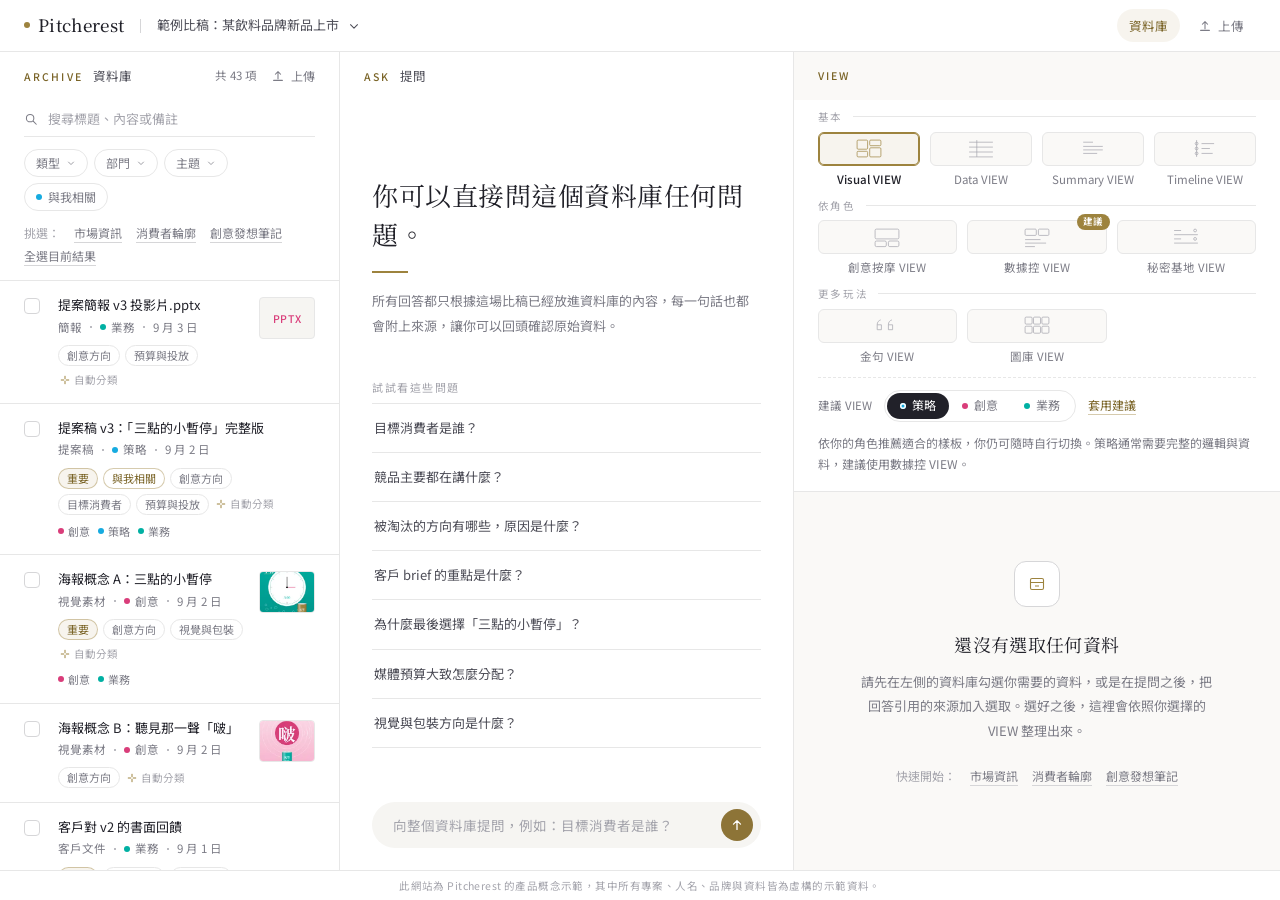
<file: index.html>
<!doctype html>
<html lang="zh-Hant-TW">
<head>
<meta charset="utf-8">
<meta name="viewport" content="width=device-width, initial-scale=1, viewport-fit=cover">
<meta name="robots" content="noindex, nofollow">
<meta name="theme-color" content="#ffffff">
<title>Pitcherest — 一場比稿，一個共同大腦</title>
<meta name="description" content="Pitcherest 產品概念示範：把比稿過程中散落各處的資料，變成所有人都能查、都能用的 Project Brain。">
<link rel="icon" href="data:image/svg+xml,%3Csvg xmlns='http://www.w3.org/2000/svg' viewBox='0 0 32 32'%3E%3Crect width='32' height='32' rx='7' fill='%23ffffff' stroke='%23e7e7e7'/%3E%3Cpath d='M11 23V9h6a4.5 4.5 0 010 9h-6' fill='none' stroke='%239d833e' stroke-width='1.9' stroke-linecap='round'/%3E%3C/svg%3E">
<link rel="preconnect" href="https://fonts.googleapis.com">
<link rel="preconnect" href="https://fonts.gstatic.com" crossorigin>
<link href="https://fonts.googleapis.com/css2?family=Noto+Sans+TC:wght@300;400;500&family=Noto+Serif+TC:wght@400;500&display=swap" rel="stylesheet">
<link rel="stylesheet" href="css/style.css?v=2">
</head>
<body data-tab="archive">
<div class="app">
  <header class="topbar">
    <div class="brand">
      <span class="wordmark">Pitcherest</span>
      <span class="sep" aria-hidden="true"></span>
      <div class="switcher">
        <button class="switch-btn" id="projectBtn" aria-haspopup="true" aria-expanded="false">
          <span class="switch-name" id="projectName"></span>
          <svg class="ico" viewBox="0 0 16 16"><path d="M4 6.5l4 4 4-4"/></svg>
        </button>
        <div class="popover project-pop" id="projectPop" hidden></div>
      </div>
    </div>
    <nav class="topnav" aria-label="頁面">
      <a href="index.html" class="on hm">資料庫</a>
      <a href="upload.html"><svg class="ico" viewBox="0 0 16 16"><path d="M8 11V3M5 6l3-3 3 3M3 13h10"/></svg>上傳</a>
    </nav>
  </header>

  <main class="panes">
    <!-- ARCHIVE -->
    <section class="pane pane-archive" id="paneArchive" aria-label="資料庫">
      <div class="pane-head">
        <h2><span class="en">ARCHIVE</span><span class="zh">資料庫</span></h2>
        <div class="head-actions">
          <span class="count" id="archiveCount"></span>
          <a class="btn-quiet" href="upload.html" title="上傳檔案，系統會自動分類"><svg class="ico" viewBox="0 0 16 16"><path d="M8 11V3M5 6l3-3 3 3M3 13h10"/></svg><span>上傳</span></a>
        </div>
      </div>
      <div class="archive-tools">
        <label class="search">
          <svg class="ico" viewBox="0 0 16 16"><circle cx="7" cy="7" r="4.25"/><path d="M10.5 10.5L14 14"/></svg>
          <input id="searchInput" type="search" placeholder="搜尋標題、內容或備註" autocomplete="off">
        </label>
        <div class="filters" id="filters"></div>
        <div class="quick" id="quick"></div>
      </div>
      <div class="list-scroll" id="listScroll">
        <ul class="items" id="items"></ul>
        <a class="upl-hint" href="upload.html"><span>有新的資料要放進來嗎？前往上傳頁，系統會自動分類。</span><svg class="ico" viewBox="0 0 16 16"><path d="M3 8h10M9 4l4 4-4 4"/></svg></a>
        <div style="text-align:center;margin:-8px 0 24px" id="resetWrap" hidden><button class="link" id="resetUploads">移除我上傳的示範資料</button></div>
      </div>
      <div class="selbar" id="selbar" hidden>
        <span id="selCount"></span>
        <span class="selbar-actions">
          <button class="link" id="selClear">清除</button>
          <button class="btn-solid go-view" id="goView">前往 VIEW</button>
        </span>
      </div>
    </section>

    <!-- ASK -->
    <section class="pane pane-ask" id="paneAsk" aria-label="提問">
      <div class="pane-head">
        <h2><span class="en">ASK</span><span class="zh">提問</span></h2>
        <div class="head-actions"><button class="btn-quiet" id="chatReset" hidden>重新開始</button></div>
      </div>
      <div class="chat-scroll" id="chatScroll"><div class="chat" id="chat"></div></div>
      <form class="composer" id="composer" autocomplete="off">
        <input id="askInput" type="text" placeholder="向整個資料庫提問，例如：目標消費者是誰？" aria-label="輸入問題">
        <button type="submit" class="send" aria-label="送出問題"><svg class="ico" viewBox="0 0 16 16"><path d="M8 13V3M4 7l4-4 4 4"/></svg></button>
      </form>
    </section>

    <!-- VIEW -->
    <section class="pane pane-view" id="paneView" aria-label="VIEW">
      <div class="pane-head">
        <h2><span class="en">VIEW</span></h2>
        <div class="head-actions"><span class="count" id="viewCount"></span></div>
      </div>
      <div class="view-scroll" id="viewScroll">
        <div class="view-controls" id="viewControls"></div>
        <div class="view" id="view"></div>
      </div>
    </section>
  </main>

  <footer class="footnote">此網站為 Pitcherest 的產品概念示範，其中所有專案、人名、品牌與資料皆為虛構的示範資料。</footer>

  <nav class="tabbar" id="tabbar" aria-label="主要分頁">
    <button data-go="archive" class="on"><svg class="ico" viewBox="0 0 20 20"><path d="M3.5 5.5h13M3.5 10h13M3.5 14.5h8"/></svg><span>資料庫</span></button>
    <button data-go="ask"><svg class="ico" viewBox="0 0 20 20"><path d="M4 4.5h12v8H9.5L6 16v-3.5H4z"/></svg><span>提問</span></button>
    <button data-go="view"><svg class="ico" viewBox="0 0 20 20"><rect x="3.5" y="3.5" width="5.5" height="7"/><rect x="11" y="3.5" width="5.5" height="4"/><rect x="11" y="9.5" width="5.5" height="7"/><rect x="3.5" y="12.5" width="5.5" height="4"/></svg><span>VIEW</span><i class="badge" id="tabBadge" hidden></i></button>
  </nav>
  <div class="toast" id="toast" role="status" aria-live="polite"></div>
</div>
<script src="js/data.js"></script>
<script src="js/common.js"></script>
<script src="js/brain.js"></script>
<script src="js/app.js?v=2"></script>
</body>
</html>
</file>
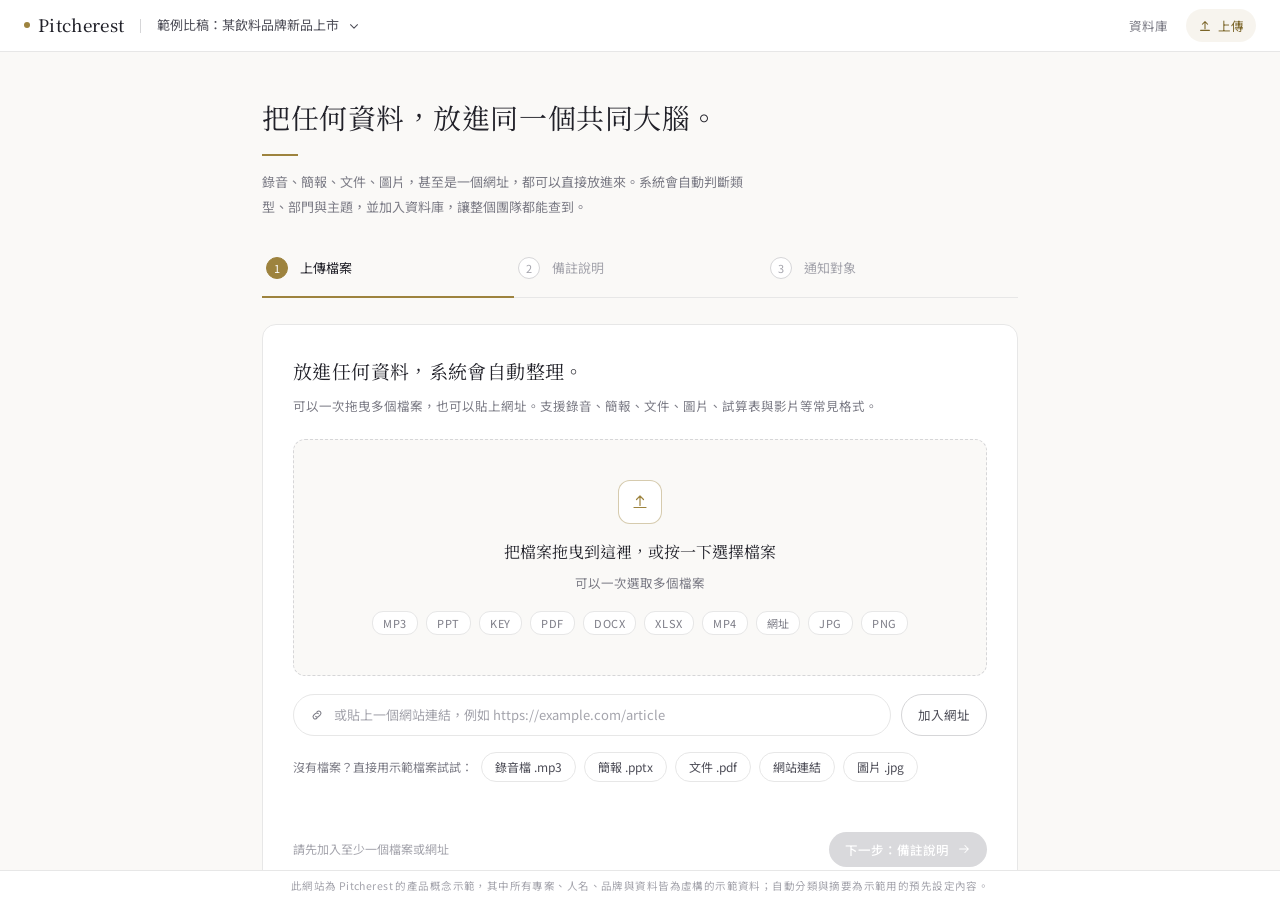
<file: upload.html>
<!doctype html>
<html lang="zh-Hant-TW">
<head>
<meta charset="utf-8">
<meta name="viewport" content="width=device-width, initial-scale=1, viewport-fit=cover">
<meta name="robots" content="noindex, nofollow">
<meta name="theme-color" content="#ffffff">
<title>上傳資料 — Pitcherest</title>
<link rel="icon" href="data:image/svg+xml,%3Csvg xmlns='http://www.w3.org/2000/svg' viewBox='0 0 32 32'%3E%3Crect width='32' height='32' rx='7' fill='%23ffffff' stroke='%23e7e7e7'/%3E%3Cpath d='M11 23V9h6a4.5 4.5 0 010 9h-6' fill='none' stroke='%239d833e' stroke-width='1.9' stroke-linecap='round'/%3E%3C/svg%3E">
<link rel="preconnect" href="https://fonts.googleapis.com">
<link rel="preconnect" href="https://fonts.gstatic.com" crossorigin>
<link href="https://fonts.googleapis.com/css2?family=Noto+Sans+TC:wght@300;400;500&family=Noto+Serif+TC:wght@400;500&display=swap" rel="stylesheet">
<link rel="stylesheet" href="css/style.css?v=2">
</head>
<body>
<div class="upload-app">
  <header class="topbar">
    <div class="brand">
      <a class="wordmark" href="index.html">Pitcherest</a>
      <span class="sep" aria-hidden="true"></span>
      <div class="switcher">
        <button class="switch-btn" id="projectBtn" aria-haspopup="true" aria-expanded="false">
          <span class="switch-name" id="projectName"></span>
          <svg class="ico" viewBox="0 0 16 16"><path d="M4 6.5l4 4 4-4"/></svg>
        </button>
        <div class="popover project-pop" id="projectPop" hidden></div>
      </div>
    </div>
    <nav class="topnav" aria-label="頁面">
      <a href="index.html" class="hm">資料庫</a>
      <a href="upload.html" class="on"><svg class="ico" viewBox="0 0 16 16"><path d="M8 11V3M5 6l3-3 3 3M3 13h10"/></svg>上傳</a>
    </nav>
  </header>

  <main class="up-main" id="upMain">
    <div class="up-wrap">
      <div class="up-head">
        <h1>把任何資料，放進同一個共同大腦。</h1>
        <p>錄音、簡報、文件、圖片，甚至是一個網址，都可以直接放進來。系統會自動判斷類型、部門與主題，並加入資料庫，讓整個團隊都能查到。</p>
      </div>
      <div class="stepper" id="stepper" role="tablist">
        <button role="tab" data-step="1" class="on"><span class="n">1</span><span class="t">上傳檔案</span></button>
        <button role="tab" data-step="2"><span class="n">2</span><span class="t">備註說明</span></button>
        <button role="tab" data-step="3"><span class="n">3</span><span class="t">通知對象</span></button>
      </div>
      <section class="panel" id="panel"></section>
    </div>
  </main>

  <footer class="footnote">此網站為 Pitcherest 的產品概念示範，其中所有專案、人名、品牌與資料皆為虛構的示範資料；自動分類與摘要為示範用的預先設定內容。</footer>
  <div class="toast" id="toast" role="status" aria-live="polite"></div>
</div>
<script src="js/data.js"></script>
<script src="js/common.js"></script>
<script src="js/upload.js?v=2"></script>
</body>
</html>
</file>
<file: css/style.css>
:root{
  --bg:#ffffff; --surface:#f6f5f2; --surface2:#faf9f7; --raise:#ffffff;
  --line:#e7e7e7; --line2:#d6d6d8;
  --text:#212129; --mid:#4d4d57; --muted:#7c7c86; --faint:#a4a4ac;
  --gold:#9d833e; --gold-text:#7a6427; --gold-btn:#8d7437; --gold-soft:rgba(157,131,62,.085); --gold-line:rgba(157,131,62,.42);
  --blue:#16abe0; --pink:#d93d7a; --teal:#00b0a3;
  --serif:"Noto Serif TC","Noto Serif CJK TC","Songti TC",serif;
  --sans:"Noto Sans TC","Noto Sans CJK TC","PingFang TC","Microsoft JhengHei",system-ui,sans-serif;
  --ease:cubic-bezier(.3,.1,.2,1);
}
*{box-sizing:border-box;margin:0;padding:0}
html,body{height:100%;background:var(--bg);color:var(--text);font-family:var(--sans);font-size:13px;line-height:1.7;font-weight:400;-webkit-font-smoothing:antialiased;-webkit-text-size-adjust:100%}
button{font:inherit;color:inherit;background:none;border:0;cursor:pointer;text-align:inherit}
input,textarea{font:inherit;color:inherit}
ul{list-style:none}
a{color:inherit;text-decoration:none}
::selection{background:rgba(157,131,62,.22)}
:focus-visible{outline:1.5px solid var(--gold);outline-offset:2px;border-radius:3px}
.faint{color:var(--faint)}
[hidden]{display:none!important}
.ico{width:14px;height:14px;fill:none;stroke:currentColor;stroke-width:1.2;stroke-linecap:round;stroke-linejoin:round;flex:none}
::-webkit-scrollbar{width:8px;height:8px}::-webkit-scrollbar-thumb{background:#dcdcdc;border-radius:8px;border:2px solid #fff}::-webkit-scrollbar-track{background:transparent}
.dd{display:inline-block;width:6px;height:6px;border-radius:50%;flex:none}

.app{height:100%;display:grid;grid-template-columns:minmax(0,1fr);grid-template-rows:52px minmax(0,1fr) 30px}
/* top bar */
.topbar{display:flex;align-items:center;justify-content:space-between;padding:0 24px;border-bottom:1px solid var(--line);position:relative;z-index:30;background:#fff;gap:16px}
.brand{display:flex;align-items:center;gap:16px;min-width:0}
.wordmark{font-family:var(--serif);font-weight:500;font-size:17px;letter-spacing:.02em;color:var(--text);display:inline-flex;align-items:center;gap:8px}
.wordmark::before{content:"";width:6px;height:6px;border-radius:50%;background:var(--gold)}
.sep{width:1px;height:14px;background:var(--line2)}
.switcher{position:relative;min-width:0}
.switch-btn{display:flex;align-items:center;gap:8px;padding:6px 8px;margin:0 -8px;border-radius:6px;color:var(--mid);transition:color .2s,background .2s}
.switch-btn:hover{color:var(--text);background:var(--surface)}
.switch-name{white-space:nowrap;overflow:hidden;text-overflow:ellipsis}
.topnav{display:flex;align-items:center;gap:6px;flex:none}
.topnav a{font-size:12.5px;color:var(--muted);padding:6px 12px;border-radius:999px;transition:all .2s;display:inline-flex;align-items:center;gap:6px}
.topnav a:hover{color:var(--text);background:var(--surface)}
.topnav a.on{color:var(--gold-text);background:var(--gold-soft)}
.popover{position:absolute;background:#fff;border:1px solid var(--line);border-radius:8px;padding:6px;z-index:50;animation:fadeUp .18s var(--ease);box-shadow:0 6px 24px rgba(33,33,41,.07)}
.project-pop{top:calc(100% + 8px);left:-8px;width:380px;max-width:calc(100vw - 32px)}
.project-pop button{display:block;width:100%;padding:9px 12px;border-radius:5px}
.project-pop button:hover{background:var(--surface)}
.project-pop .pn{color:var(--text)}.project-pop .pm{font-size:11.5px;color:var(--muted)}
.project-pop .cur .pn::after{content:"";display:inline-block;width:5px;height:5px;border-radius:50%;background:var(--gold);margin-left:8px;vertical-align:middle}
.project-pop .pnote{padding:8px 12px 4px;font-size:11.5px;color:var(--faint);border-top:1px solid var(--line);margin-top:4px}

/* panes */
.panes{display:grid;grid-template-columns:minmax(340px,26%) minmax(0,1fr) minmax(460px,38%);min-height:0}
.pane{display:flex;flex-direction:column;min-height:0;min-width:0;border-right:1px solid var(--line)}
.pane:last-child{border-right:0}
.pane-view{background:var(--surface2)}
.pane-head{display:flex;align-items:center;justify-content:space-between;height:48px;padding:0 24px;flex:none}
.pane-head h2{font-weight:400;display:flex;align-items:baseline;gap:10px}
.pane-head .en{font-size:10.5px;letter-spacing:.2em;color:var(--gold-text);font-weight:500}
.pane-head .zh{font-size:12.5px;color:var(--mid)}
.head-actions{display:flex;align-items:center;gap:14px}
.count{font-size:11.5px;color:var(--muted)}
.btn-quiet{display:inline-flex;align-items:center;gap:6px;font-size:12px;color:var(--muted);padding:5px 8px;margin:-5px -8px;border-radius:5px;transition:color .2s,background .2s}
.btn-quiet:hover{color:var(--gold-text);background:var(--gold-soft)}
.btn-solid{background:var(--gold-btn);color:#fff;font-size:12.5px;padding:7px 16px;border-radius:999px;font-weight:500;transition:background .2s;display:inline-flex;align-items:center;gap:8px}
.btn-solid:hover{background:#7a6428}
.btn-solid[disabled]{background:#d9d9dc;color:#fff;cursor:default}
.btn-ghost{font-size:12.5px;padding:7px 16px;border:1px solid var(--line2);border-radius:999px;color:var(--mid);transition:all .2s;display:inline-flex;align-items:center;gap:8px}
.btn-ghost:hover{border-color:var(--gold-line);color:var(--gold-text)}
.link{font-size:12px;color:var(--muted);text-decoration:underline;text-decoration-color:var(--line2);text-underline-offset:3px;transition:color .2s}
.link:hover{color:var(--gold-text)}

/* archive */
.archive-tools{padding:2px 24px 14px;display:flex;flex-direction:column;gap:12px;flex:none}
.search{display:flex;align-items:center;gap:10px;border-bottom:1px solid var(--line);padding:6px 0;color:var(--muted);transition:border-color .2s}
.search:focus-within{border-color:var(--gold-line)}
.search input{background:none;border:0;outline:0;flex:1;min-width:0;font-size:13px;color:var(--text)}
.search input::placeholder{color:var(--faint)}
.filters{display:flex;gap:6px;flex-wrap:wrap;position:relative;align-items:center}
.fbtn{display:inline-flex;align-items:center;gap:6px;height:28px;padding:0 11px;border:1px solid var(--line);border-radius:999px;font-size:12px;color:var(--muted);transition:all .2s;background:#fff}
.fbtn:hover{border-color:var(--line2);color:var(--text)}
.fbtn.on{border-color:var(--gold-line);color:var(--gold-text);background:var(--gold-soft)}
.fbtn .ico{width:10px;height:10px}
.fbtn.rel .dd{margin-right:0}
.fpop{top:34px;left:0;min-width:200px;max-height:320px;overflow:auto}
.fpop label{display:flex;align-items:center;gap:10px;padding:7px 10px;border-radius:5px;cursor:pointer;color:var(--mid)}
.fpop label:hover{background:var(--surface)}
.fpop .n{margin-left:auto;color:var(--faint);font-size:11.5px}
.fpop input{accent-color:var(--gold)}
.quick{display:flex;flex-wrap:wrap;gap:4px 14px;align-items:baseline;font-size:12px;color:var(--faint)}
.quick button{color:var(--muted);border-bottom:1px solid var(--line2);line-height:1.5;transition:color .2s,border-color .2s}
.quick button:hover{color:var(--gold-text);border-color:var(--gold-line)}
.list-scroll{flex:1;overflow-y:auto;min-height:0;border-top:1px solid var(--line);position:relative}
.items{padding-bottom:10px}
.item{position:relative;border-bottom:1px solid var(--line);transition:background .25s}
.item-row{display:grid;grid-template-columns:20px 1fr auto;gap:14px;padding:14px 24px;align-items:start;cursor:pointer}
.item:hover{background:var(--surface2)}
.item.sel{background:var(--gold-soft)}
.cb{width:16px;height:16px;border:1px solid var(--line2);border-radius:4px;margin-top:3px;display:grid;place-items:center;transition:all .2s;position:relative;background:#fff}
.cb::before{content:"";position:absolute;inset:-14px}
.cb svg{width:10px;height:10px;stroke:#fff;stroke-width:1.8;fill:none;stroke-linecap:round;stroke-linejoin:round;opacity:0;transform:scale(.8);transition:all .2s}
.item.sel .cb{background:var(--gold);border-color:var(--gold)}
.item.sel .cb svg{opacity:1;transform:none}
.item-main{min-width:0}
.item-title{font-size:13px;line-height:1.55;color:var(--text)}
.item-meta{display:flex;align-items:center;flex-wrap:wrap;gap:0 8px;font-size:11.5px;color:var(--muted);margin-top:2px}
.item-meta .dept{display:inline-flex;align-items:center;gap:5px}
.item-meta .dot{width:2px;height:2px;border-radius:50%;background:var(--faint)}
.tags{display:flex;flex-wrap:wrap;gap:5px;margin-top:8px;align-items:center}
.tag{font-size:11px;color:var(--muted);border:1px solid var(--line);border-radius:999px;padding:0 8px;line-height:19px;background:#fff}
.tag.imp{color:var(--gold-text);border-color:var(--gold-line);background:var(--gold-soft)}
.tag.new{color:#fff;background:var(--gold);border-color:var(--gold)}
.tag.mine{color:var(--gold-text);border-color:var(--gold-line)}
.auto{display:inline-flex;align-items:center;gap:4px;font-size:10.5px;color:var(--faint);margin-left:2px}
.auto svg{width:10px;height:10px;stroke:var(--gold)}
.flags{display:flex;align-items:center;gap:5px;margin-top:7px;font-size:11px;color:var(--muted)}
.flags .fl{display:inline-flex;align-items:center;gap:4px;margin-right:4px}
.note-line{margin-top:7px;font-size:11.5px;color:var(--muted);line-height:1.65;display:-webkit-box;-webkit-line-clamp:1;-webkit-box-orient:vertical;overflow:hidden}
.note-line b{font-weight:500;color:var(--gold-text);margin-right:4px}
.thumb{width:56px;height:42px;border-radius:4px;object-fit:cover;border:1px solid var(--line);margin-top:2px;background:var(--surface)}
.extb{width:56px;height:42px;border-radius:4px;border:1px solid var(--line);margin-top:2px;display:grid;place-items:center;font-size:10.5px;letter-spacing:.06em;font-weight:500;background:var(--surface);text-transform:uppercase}
.vmini{display:flex;align-items:center;gap:2px;height:42px;width:56px;margin-top:2px;color:var(--teal)}
.vmini i{display:block;flex:1;background:currentColor;border-radius:1px;opacity:.75}
.item-detail{display:none;padding:0 24px 18px 58px;animation:fade .3s var(--ease)}
.item.open .item-detail{display:block}
.item-detail .ex{font-size:12.5px;color:var(--mid);line-height:1.85}
.item-detail img.big{width:100%;border-radius:6px;border:1px solid var(--line);margin-bottom:12px;cursor:zoom-in;display:block;background:var(--surface)}
.quote-q{font-family:var(--serif);font-size:13.5px;line-height:1.9;color:var(--text);border-left:2px solid var(--gold-line);padding-left:14px;margin-top:4px}
.notebox{margin-top:12px;padding:10px 14px;background:var(--gold-soft);border-left:2px solid var(--gold);border-radius:0 6px 6px 0;font-size:12.5px;color:var(--mid);line-height:1.8}
.notebox b{display:block;font-weight:500;font-size:11px;color:var(--gold-text);letter-spacing:.06em;margin-bottom:2px}
.flagbox{margin-top:10px;font-size:12px;color:var(--muted);line-height:1.8}
.flagbox .fl{display:inline-flex;align-items:center;gap:5px;margin-right:10px;color:var(--mid)}
.item.hl{animation:hl 2.6s var(--ease)}
@keyframes hl{0%{background:rgba(157,131,62,.2);box-shadow:inset 2px 0 0 var(--gold)}70%{background:rgba(157,131,62,.1);box-shadow:inset 2px 0 0 var(--gold)}100%{box-shadow:inset 2px 0 0 transparent}}
.wave{display:flex;align-items:center;gap:12px;margin-bottom:12px}
.play{width:30px;height:30px;border:1px solid var(--line2);border-radius:50%;display:grid;place-items:center;color:var(--mid);flex:none;transition:all .2s;background:#fff}
.play:hover{border-color:var(--gold-line);color:var(--gold-text)}
.play .ico{width:10px;height:10px;fill:currentColor;stroke:none}
.bars{flex:1;display:flex;align-items:center;gap:2px;height:32px;position:relative}
.bars i{flex:1;background:#cfe9e6;border-radius:1px;min-width:1px;transition:background .2s}
.bars i.p{background:var(--teal)}
.dur{font-size:11.5px;color:var(--muted);font-variant-numeric:tabular-nums}
.tr p{font-size:12.5px;color:var(--mid);margin-bottom:10px;line-height:1.8}
.tr .tm{display:block;font-size:11px;color:var(--faint);font-variant-numeric:tabular-nums}
.linkcard{display:flex;gap:12px;align-items:center;padding:12px;border:1px solid var(--line);border-radius:8px;background:#fff;margin-bottom:10px}
.fav{width:32px;height:32px;border-radius:8px;display:grid;place-items:center;color:#fff;font-weight:500;font-size:14px;font-family:var(--serif);flex:none}
.linkcard .lt{font-size:12.5px;color:var(--text)}.linkcard .ld{font-size:11.5px;color:var(--muted)}
.empty-list{padding:48px 24px;text-align:center;color:var(--muted);font-size:12.5px}
.selbar{flex:none;display:flex;justify-content:space-between;align-items:center;padding:12px 24px;border-top:1px solid var(--line);background:var(--surface2);font-size:12.5px;color:var(--mid);animation:fade .3s}
.selbar-actions{display:flex;align-items:center;gap:16px}
.go-view{display:none}
.upl-hint{margin:20px 24px 26px;padding:16px 18px;border:1px dashed var(--line2);border-radius:10px;font-size:12px;color:var(--muted);display:flex;align-items:center;justify-content:space-between;gap:14px;transition:all .25s}
.upl-hint:hover{border-color:var(--gold-line);background:var(--gold-soft);color:var(--gold-text)}

/* ask */
.chat-scroll{flex:1;overflow-y:auto;min-height:0}
.chat{max-width:680px;margin:0 auto;padding:12px 32px 32px;display:flex;flex-direction:column;gap:36px}
.welcome{padding-top:clamp(24px,7vh,80px);animation:fade .8s var(--ease)}
.welcome h1{font-family:var(--serif);font-weight:400;font-size:26px;line-height:1.5;letter-spacing:.02em}
.welcome h1::after{content:"";display:block;width:36px;height:2px;background:var(--gold);margin-top:18px}
.welcome .sub{color:var(--muted);margin-top:16px;max-width:32em;line-height:1.9}
.suggest-label{margin-top:40px;font-size:11px;letter-spacing:.14em;color:var(--faint);margin-bottom:6px}
.suggest{border-top:1px solid var(--line)}
.suggest button{display:flex;width:100%;justify-content:space-between;align-items:center;gap:16px;padding:13px 2px;border-bottom:1px solid var(--line);color:var(--mid);transition:color .2s,padding .3s var(--ease)}
.suggest button .ico{opacity:0;transition:opacity .2s,transform .3s var(--ease);transform:translateX(-4px)}
.suggest button:hover{color:var(--text);padding-left:6px}
.suggest button:hover .ico{opacity:1;transform:none;color:var(--gold)}
.suggest button.hot{color:var(--gold-text)}
.msg-q{display:flex;justify-content:flex-end;animation:fadeUp .4s var(--ease)}
.msg-q span{max-width:85%;padding:8px 16px;background:var(--surface);border-radius:14px 14px 4px 14px;color:var(--text);font-size:13px}
.msg-a{animation:fade .4s var(--ease)}
.msg-a .label{font-size:10.5px;letter-spacing:.18em;color:var(--gold-text);margin-bottom:12px;display:flex;align-items:center;gap:8px;font-weight:500}
.answer p,.answer li{font-size:14px;line-height:2;color:var(--text)}
.answer p+p,.answer ul+p,.answer p+ul{margin-top:12px}
.answer li{position:relative;padding-left:18px;margin-top:6px}
.answer li::before{content:"";position:absolute;left:2px;top:1.05em;width:6px;height:1px;background:var(--gold)}
.thinking{display:flex;gap:5px;padding:6px 0}
.thinking i{width:4px;height:4px;border-radius:50%;background:var(--gold);animation:pulse 1.2s ease-in-out infinite}
.thinking i:nth-child(2){animation-delay:.18s}.thinking i:nth-child(3){animation-delay:.36s}
@keyframes pulse{0%,100%{opacity:.25}50%{opacity:1}}
.cite{display:inline-flex;align-items:center;justify-content:center;min-width:18px;height:18px;padding:0 5px;margin:0 2px;border:1px solid var(--gold-line);border-radius:9px;font-size:10.5px;line-height:1;color:var(--gold-text);vertical-align:2px;position:relative;font-variant-numeric:tabular-nums;transition:all .2s;animation:fade .3s;background:#fff;font-weight:500}
.cite:hover{background:var(--gold);color:#fff;border-color:var(--gold)}
.cite[data-tip]:hover::after{content:attr(data-tip);position:absolute;bottom:calc(100% + 8px);left:50%;transform:translateX(-50%);white-space:nowrap;background:var(--text);color:#fff;padding:4px 10px;border-radius:5px;font-size:11.5px;z-index:10;pointer-events:none;font-weight:400;max-width:320px;overflow:hidden;text-overflow:ellipsis}
.sources{margin-top:22px;animation:fade .6s var(--ease)}
.sources .sh{display:flex;justify-content:space-between;align-items:center;gap:12px;font-size:11px;letter-spacing:.1em;color:var(--muted);padding-bottom:8px;border-bottom:1px solid var(--line)}
.src{display:grid;grid-template-columns:22px 34px 1fr auto;gap:10px;align-items:center;padding:8px 0;border-bottom:1px solid var(--line);width:100%;color:var(--mid);transition:color .2s}
.src:hover{color:var(--text)}
.src .num{font-size:10.5px;color:var(--gold-text);font-variant-numeric:tabular-nums;font-weight:500}
.src .sth{width:34px;height:26px;border-radius:3px;object-fit:cover;border:1px solid var(--line);background:var(--surface)}
.src .sth.x{display:grid;place-items:center;font-size:8.5px;color:var(--faint);letter-spacing:.04em}
.src .st{font-size:12.5px;overflow:hidden;text-overflow:ellipsis;white-space:nowrap}
.src .sm{font-size:11px;color:var(--faint)}
.add-sel{display:inline-flex;align-items:center;gap:8px;height:30px;padding:0 14px;border:1px solid var(--gold-line);border-radius:999px;color:var(--gold-text);font-size:12px;letter-spacing:0;transition:all .25s;background:#fff}
.add-sel:hover{background:var(--gold-soft)}
.add-sel.done{border-color:var(--line2);color:var(--muted);background:var(--surface)}
.follow{margin-top:20px;display:flex;flex-wrap:wrap;gap:8px;animation:fade .6s var(--ease)}
.chip{height:30px;padding:0 13px;border:1px solid var(--line);border-radius:999px;font-size:12px;color:var(--muted);transition:all .2s;display:inline-flex;align-items:center;background:#fff}
.chip:hover{color:var(--gold-text);border-color:var(--gold-line)}
.fallback p{font-size:14px;line-height:2;color:var(--mid)}
.composer{flex:none;max-width:680px;width:100%;margin:0 auto;padding:12px 32px 22px;display:flex;align-items:center;position:relative}
.composer input{flex:1;min-width:0;height:46px;background:var(--surface);border:1px solid transparent;border-radius:23px;padding:0 54px 0 20px;outline:0;font-size:13.5px;transition:all .2s}
.composer input:focus{border-color:var(--gold-line);background:#fff}
.composer input::placeholder{color:var(--faint)}
.send{position:absolute;right:40px;width:32px;height:32px;border-radius:50%;background:var(--gold-btn);color:#fff;display:grid;place-items:center;transition:background .2s}
.send:hover{background:#7a6428}.send .ico{stroke-width:1.5}

/* view controls */
.view-controls{padding:4px 24px 16px;border-bottom:1px solid var(--line);background:#fff}
.grp{margin-top:9px}
.grp:first-child{margin-top:4px}
.grp-h{font-size:10.5px;letter-spacing:.16em;color:var(--faint);margin-bottom:6px;display:flex;align-items:center;gap:10px}
.grp-h::after{content:"";flex:1;height:1px;background:var(--line)}
.tpls{display:grid;grid-template-columns:repeat(4,1fr);gap:8px 10px}
.tpls.three{grid-template-columns:repeat(3,1fr)}
.tpl{display:flex;flex-direction:column;gap:5px;align-items:stretch;text-align:center;font-size:11.5px;color:var(--muted);transition:color .2s;position:relative;line-height:1.45}
.tpl .th{height:34px;border:1px solid var(--line);border-radius:6px;display:grid;place-items:center;color:var(--faint);transition:all .25s;background:var(--surface2);position:relative}
.tpl .th svg{width:28px;height:21px;fill:none;stroke:currentColor;stroke-width:1}
.tpl:hover .th{border-color:var(--line2);color:var(--mid)}
.tpl[aria-checked=true]{color:var(--text);font-weight:500}
.tpl[aria-checked=true] .th{border-color:var(--gold);color:var(--gold);background:var(--gold-soft);box-shadow:0 0 0 1px var(--gold) inset}
.tpl .rec{position:absolute;top:-6px;right:-3px;background:var(--gold);color:#fff;font-size:9.5px;line-height:1;padding:3px 6px;border-radius:8px;letter-spacing:.04em;font-weight:500;pointer-events:none}
.rolebar{margin-top:12px;padding-top:12px;border-top:1px dashed var(--line);display:flex;flex-wrap:wrap;align-items:center;gap:10px 12px}
.rolebar .rl{font-size:11.5px;color:var(--muted)}
.role{display:inline-flex;border:1px solid var(--line);border-radius:999px;padding:2px;background:#fff}
.role button{height:26px;padding:0 13px;border-radius:999px;font-size:12px;color:var(--muted);transition:all .25s;display:inline-flex;align-items:center;gap:6px}
.role button:hover{color:var(--text)}
.role button[aria-checked=true]{background:var(--text);color:#fff}
.role button[aria-checked=true] .dd{box-shadow:0 0 0 1.5px #fff inset}
.apply{font-size:12px;color:var(--gold-text);border-bottom:1px solid var(--gold-line);line-height:1.5;transition:opacity .2s}
.apply:hover{opacity:.7}
.role-note{width:100%;font-size:12px;color:var(--muted);line-height:1.8}
.view-scroll{flex:1;overflow-y:auto;min-height:0}
.view{padding:22px 24px 40px;animation:fade .45s var(--ease)}
.empty-view{height:100%;min-height:340px;display:flex;flex-direction:column;align-items:center;justify-content:center;text-align:center;padding:40px 24px 60px;animation:fade .6s var(--ease)}
.empty-view .eicon{width:46px;height:46px;border:1px solid var(--line2);border-radius:12px;display:grid;place-items:center;color:var(--gold);margin-bottom:22px;background:#fff}
.empty-view .eicon svg{width:20px;height:20px;fill:none;stroke:currentColor;stroke-width:1.1}
.empty-view h3{font-family:var(--serif);font-weight:400;font-size:18px;letter-spacing:.02em}
.empty-view p{color:var(--muted);max-width:27em;margin-top:10px;line-height:1.9}
.empty-view .quick{margin-top:22px;justify-content:center}

/* moodboard */
.mood{columns:2;column-gap:12px}
.tile{break-inside:avoid;margin-bottom:12px;border:1px solid var(--line);border-radius:8px;overflow:hidden;background:#fff;cursor:pointer;transition:border-color .25s,transform .35s var(--ease);position:relative}
.tile:hover{border-color:var(--gold-line);transform:translateY(-1px)}
.tile img{display:block;width:100%;background:var(--surface)}
.tile .cap{padding:9px 12px 11px;font-size:11.5px;color:var(--muted);line-height:1.6;display:flex;flex-direction:column}
.tile .cap b{font-weight:400;color:var(--mid);font-size:12px}
.tile .cap .cd{display:inline-flex;align-items:center;gap:5px;margin-top:1px}
.tile .body{padding:16px 16px 14px}
.tile .serif{font-family:var(--serif);font-size:14px;line-height:1.9;color:var(--text)}
.tile .who{margin-top:12px;font-size:11px;color:var(--muted)}
.tile.stat .n{font-family:var(--serif);font-size:38px;line-height:1.1;color:var(--gold-text);letter-spacing:.01em}
.tile.stat .l{margin-top:10px;font-size:12px;color:var(--mid);line-height:1.7}
.tile.ver .n{font-family:var(--serif);font-size:30px;line-height:1}
.tile.t0{background:#fbf7ec;border-color:#efe6cc}.tile.t1{background:#eef9f8;border-color:#d5efed}.tile.t2{background:#fdf0f5;border-color:#f6d8e4}.tile.t3{background:#edf8fd;border-color:#cdeaf6}
.tile.t0 .n{color:var(--gold-text)}.tile.t1 .n{color:#00867c}.tile.t2 .n{color:#b32a62}.tile.t3 .n{color:#0a86b3}
.tile .mwave{display:flex;align-items:center;gap:2px;height:26px;margin-bottom:12px;color:var(--teal)}
.tile .mwave i{flex:1;background:currentColor;border-radius:1px;opacity:.7}
.tile .extbig{height:92px;display:grid;place-items:center;font-family:var(--serif);font-size:26px;letter-spacing:.04em;text-transform:uppercase}

/* table */
.tbl{border-top:1px solid var(--line2)}
.tr-h,.tr-r{display:grid;grid-template-columns:minmax(0,1fr) 72px 64px 44px;gap:12px}
.tr-h{border-bottom:1px solid var(--line);font-size:11px;color:var(--faint);padding:9px 0}
.tr-h button{color:var(--faint);display:inline-flex;align-items:center;gap:3px;transition:color .2s;font-size:11px}
.tr-h button:hover,.tr-h button.on{color:var(--gold-text)}
.tr-r{padding:13px 0;border-bottom:1px solid var(--line);cursor:pointer;align-items:start}
.tr-r:hover .rt{color:var(--gold-text)}
.tr-r .ttl{display:grid;grid-template-columns:auto 1fr;gap:12px;min-width:0}
.tr-r .rth{width:54px;height:40px;border-radius:4px;object-fit:cover;border:1px solid var(--line);background:var(--surface)}
.tr-r .rth.x{display:grid;place-items:center;font-size:10px;color:var(--faint);letter-spacing:.06em;text-transform:uppercase}
.tr-r .rt{color:var(--text);font-size:12.5px;line-height:1.6;transition:color .2s}
.tr-r .rp{color:var(--muted);font-size:12px;line-height:1.75;margin-top:3px;display:-webkit-box;-webkit-line-clamp:2;-webkit-box-orient:vertical;overflow:hidden}
.tr-r .rc{font-size:12px;color:var(--mid);padding-top:1px;white-space:nowrap}
.tr-r .rc.dp{display:inline-flex;align-items:center;gap:6px}
.tr-r .rc.m{color:var(--muted);font-variant-numeric:tabular-nums}
.tr-r .topics{margin-top:7px;display:flex;gap:5px;flex-wrap:wrap}
.tr-r .rnote{margin-top:6px;font-size:11.5px;color:var(--gold-text);line-height:1.6}

/* summary */
.sum{max-width:580px}
.sum .kicker{font-size:10.5px;letter-spacing:.2em;color:var(--gold-text);font-weight:500}
.sum h3{font-family:var(--serif);font-weight:400;font-size:24px;line-height:1.5;margin-top:10px;letter-spacing:.02em}
.sum .basis{color:var(--muted);font-size:12px;margin-top:8px;display:flex;align-items:center;gap:12px;flex-wrap:wrap}
.sum .basis span{display:inline-flex;align-items:center;gap:5px}
.strip{display:flex;gap:8px;margin-top:20px}
.strip img{flex:1;min-width:0;height:88px;object-fit:cover;border-radius:6px;border:1px solid var(--line);cursor:pointer;background:var(--surface)}
.stats{display:grid;grid-template-columns:repeat(auto-fit,minmax(120px,1fr));margin:24px 0 6px;border-top:1px solid var(--line);border-bottom:1px solid var(--line);background:#fff}
.stat-c{padding:16px 16px 16px 14px}
.stat-c+.stat-c{border-left:1px solid var(--line)}
.stat-c .n{font-family:var(--serif);font-size:28px;line-height:1.2;color:var(--gold-text)}
.stat-c:nth-child(2) .n{color:#0a86b3}.stat-c:nth-child(3) .n{color:#00867c}
.stat-c .l{font-size:11.5px;color:var(--muted);margin-top:6px;line-height:1.65}
.sec{margin-top:28px}
.sec h4{font-weight:400;font-size:11px;letter-spacing:.14em;color:var(--faint);margin-bottom:10px;display:flex;align-items:center;gap:12px}
.sec h4::after{content:"";flex:1;height:1px;background:var(--line)}
.sec li{position:relative;padding-left:18px;font-size:13.5px;line-height:1.95;margin-top:8px;color:var(--text)}
.sec li::before{content:"";position:absolute;left:2px;top:1.1em;width:6px;height:1px;background:var(--gold)}
.sec li button{color:var(--faint);font-size:11px;margin-left:6px;border-bottom:1px solid var(--line);transition:all .2s;white-space:nowrap}
.sec li button:hover{color:var(--gold-text);border-color:var(--gold-line)}
.quotes blockquote{font-family:var(--serif);font-size:14px;line-height:1.95;border-left:2px solid var(--gold-line);padding:2px 0 2px 16px;margin-top:14px;color:var(--text)}
.quotes blockquote cite{display:block;font-family:var(--sans);font-style:normal;font-size:11px;color:var(--muted);margin-top:2px}

/* timeline */
.tl{position:relative;padding-left:26px}
.tl::before{content:"";position:absolute;left:4px;top:8px;bottom:8px;width:1px;background:var(--line2)}
.tl-e{position:relative;padding-bottom:26px}
.tl-e::before{content:"";position:absolute;left:-26px;top:7px;width:9px;height:9px;border-radius:50%;background:#fff;border:1.5px solid var(--faint)}
.tl-e.ms::before{border-color:var(--gold);background:var(--gold)}
.tl-date{font-size:11.5px;color:var(--muted);font-variant-numeric:tabular-nums;letter-spacing:.04em}
.tl-card{margin-top:4px;cursor:pointer}
.tl-card .tt{font-size:13.5px;line-height:1.6;transition:color .2s}
.tl-card:hover .tt{color:var(--gold-text)}
.tl-card .tm{font-size:11.5px;color:var(--faint);display:flex;align-items:center;gap:6px}
.tl-card .tp{font-size:12.5px;color:var(--muted);margin-top:6px;line-height:1.85}
.tl-card img{display:block;width:220px;max-width:100%;border-radius:6px;border:1px solid var(--line);margin-top:10px}
.tl-e.ms .tt{font-family:var(--serif);color:var(--gold-text)}
.tl-e.ms .tl-card{cursor:default}

/* 創意按摩 VIEW */
.wall{display:grid;grid-template-columns:1fr 1fr;gap:10px}
.wall .w{position:relative;border-radius:10px;overflow:hidden;cursor:pointer;background:var(--surface);border:1px solid var(--line)}
.wall .w img{display:block;width:100%;height:100%;object-fit:cover;transition:transform .6s var(--ease)}
.wall .w:hover img{transform:scale(1.03)}
.wall .w.big{grid-column:1/-1}
.wall .w .ov{position:absolute;left:0;right:0;bottom:0;padding:26px 14px 12px;background:linear-gradient(transparent,rgba(33,33,41,.72));color:#fff;font-family:var(--serif);font-size:13.5px;line-height:1.7}
.wall .w.q{background:linear-gradient(135deg,#fbf7ec,#fdf0f5);padding:20px 18px;display:flex;flex-direction:column;justify-content:center;grid-column:1/-1;border-color:#f0e6cf}
.wall .w.q .serif{font-family:var(--serif);font-size:19px;line-height:1.8}
.wall .w.q small{margin-top:10px;font-size:11px;color:var(--muted)}

/* 數據控 VIEW */
.dash-stats{display:grid;grid-template-columns:repeat(2,1fr);gap:10px}
.dstat{padding:14px 16px;border:1px solid var(--line);border-radius:10px;background:#fff}
.dstat .n{font-family:var(--serif);font-size:30px;line-height:1.15;color:var(--gold-text)}
.dstat:nth-child(2n) .n{color:#0a86b3}.dstat:nth-child(3n) .n{color:#00867c}
.dstat .l{font-size:11.5px;color:var(--muted);margin-top:4px;line-height:1.6}
.dist{margin-top:26px}
.dist .dr{display:grid;grid-template-columns:64px 1fr 26px;gap:12px;align-items:center;margin-top:9px;font-size:12px;color:var(--mid)}
.dist .bar{height:6px;background:var(--surface);border-radius:4px;overflow:hidden}
.dist .bar i{display:block;height:100%;border-radius:4px;transition:width .8s var(--ease)}
.dist .v{text-align:right;color:var(--muted);font-variant-numeric:tabular-nums}
.dense{margin-top:26px}
.dense .r{display:grid;grid-template-columns:1fr auto;gap:12px;padding:9px 0;border-bottom:1px solid var(--line);cursor:pointer;font-size:12.5px;align-items:baseline}
.dense .r:hover .t{color:var(--gold-text)}
.dense .r .t{display:flex;gap:8px;align-items:baseline;min-width:0}
.dense .r .t span{overflow:hidden;text-overflow:ellipsis;white-space:nowrap}
.dense .m{font-size:11.5px;color:var(--muted);white-space:nowrap}

/* 秘密基地 VIEW */
.base .bg{margin-bottom:26px}
.base .bh{display:flex;align-items:center;gap:10px;font-family:var(--serif);font-size:16px;margin-bottom:6px}
.base .bh .bl{width:18px;height:2px;border-radius:2px}
.base .bh small{font-family:var(--sans);font-size:11.5px;color:var(--muted)}
.base .bi{display:grid;grid-template-columns:1fr auto;gap:12px;padding:12px 0;border-bottom:1px solid var(--line);cursor:pointer;align-items:start}
.base .bi:hover .bt{color:var(--gold-text)}
.base .bt{font-size:13px;line-height:1.6;transition:color .2s}
.base .bp{font-size:12px;color:var(--muted);margin-top:2px;line-height:1.75}
.base .bi img{width:64px;height:48px;border-radius:5px;object-fit:cover;border:1px solid var(--line)}

.footnote{display:flex;align-items:center;justify-content:center;padding:0 16px;font-size:10.5px;letter-spacing:.04em;color:var(--faint);border-top:1px solid var(--line);white-space:nowrap;overflow:hidden;text-overflow:ellipsis;background:#fff}
.tabbar{display:none}
.toast{position:fixed;left:50%;bottom:48px;transform:translate(-50%,8px);background:var(--text);color:#fff;padding:9px 20px;border-radius:999px;font-size:12px;opacity:0;pointer-events:none;transition:all .35s var(--ease);z-index:80;max-width:calc(100vw - 32px);text-align:center}
.toast.show{opacity:1;transform:translate(-50%,0)}
.lightbox{position:fixed;inset:0;background:rgba(246,245,242,.94);display:grid;place-items:center;z-index:90;animation:fade .25s;cursor:zoom-out;padding:24px}
.lightbox img{max-width:min(960px,100%);max-height:90vh;border-radius:8px;border:1px solid var(--line);box-shadow:0 10px 40px rgba(33,33,41,.12)}

@keyframes fade{from{opacity:0}to{opacity:1}}
@keyframes fadeUp{from{opacity:0;transform:translateY(6px)}to{opacity:1;transform:none}}
@keyframes spin{to{transform:rotate(360deg)}}
@media (prefers-reduced-motion:reduce){*{animation-duration:.01ms!important;transition-duration:.01ms!important}}

/* ===== upload page ===== */
.upload-app{height:100%;display:grid;grid-template-columns:minmax(0,1fr);grid-template-rows:52px minmax(0,1fr) 30px}
.up-main{overflow-y:auto;background:var(--surface2)}
.up-wrap{max-width:820px;margin:0 auto;padding:44px 32px 80px}
.up-head h1{font-family:var(--serif);font-weight:400;font-size:28px;line-height:1.5;letter-spacing:.02em}
.up-head h1::after{content:"";display:block;width:36px;height:2px;background:var(--gold);margin-top:16px}
.up-head p{margin-top:14px;color:var(--muted);max-width:38em;line-height:1.9}
.stepper{display:flex;gap:0;margin:34px 0 26px;border-bottom:1px solid var(--line)}
.stepper button{flex:1;display:flex;align-items:center;gap:12px;padding:0 4px 14px;color:var(--faint);position:relative;transition:color .25s;min-height:44px}
.stepper button .n{width:22px;height:22px;border:1px solid var(--line2);border-radius:50%;display:grid;place-items:center;font-size:11px;flex:none;transition:all .25s;background:#fff;font-variant-numeric:tabular-nums}
.stepper button .t{font-size:13px}
.stepper button::after{content:"";position:absolute;left:0;right:0;bottom:-1px;height:2px;background:var(--gold);transform:scaleX(0);transform-origin:left;transition:transform .4s var(--ease)}
.stepper button.on{color:var(--text)}
.stepper button.on::after{transform:scaleX(1)}
.stepper button.on .n{background:var(--gold);border-color:var(--gold);color:#fff}
.stepper button.done{color:var(--mid)}
.stepper button.done .n{border-color:var(--gold);color:var(--gold-text)}
.panel{background:#fff;border:1px solid var(--line);border-radius:14px;padding:30px;animation:fade .45s var(--ease)}
.panel h2{font-family:var(--serif);font-weight:400;font-size:19px;letter-spacing:.02em}
.panel .lead{margin-top:6px;color:var(--muted);line-height:1.9;font-size:12.5px}
.drop{margin-top:22px;border:1px dashed var(--line2);border-radius:12px;padding:40px 24px;text-align:center;transition:all .25s;cursor:pointer;background:var(--surface2)}
.drop:hover,.drop.over{border-color:var(--gold);background:var(--gold-soft)}
.drop .di{width:44px;height:44px;margin:0 auto 14px;border:1px solid var(--gold-line);border-radius:12px;display:grid;place-items:center;color:var(--gold);background:#fff}
.drop .di svg{width:20px;height:20px}
.drop .dt{font-family:var(--serif);font-size:16px}
.drop .ds{margin-top:6px;color:var(--muted);font-size:12.5px}
.chips{display:flex;flex-wrap:wrap;gap:8px;justify-content:center;margin-top:18px}
.ftc{font-size:11px;letter-spacing:.06em;padding:0 10px;line-height:22px;border-radius:11px;border:1px solid var(--line);color:var(--muted);background:#fff;text-transform:uppercase}
.ftc.u{text-transform:none;letter-spacing:0}
.row2{display:grid;grid-template-columns:1fr auto;gap:10px;margin-top:18px}
.urlf{display:flex;align-items:center;gap:10px;border:1px solid var(--line);border-radius:999px;padding:0 16px;height:42px;background:#fff;transition:border-color .2s;color:var(--muted)}
.urlf:focus-within{border-color:var(--gold-line)}
.urlf input{flex:1;border:0;outline:0;background:none;min-width:0;font-size:13px;color:var(--text)}
.urlf input::placeholder{color:var(--faint)}
.quickadd{margin-top:16px;display:flex;flex-wrap:wrap;gap:8px;align-items:center;font-size:12px;color:var(--muted)}
.quickadd button{height:30px;padding:0 13px;border:1px solid var(--line);border-radius:999px;font-size:12px;color:var(--mid);transition:all .2s;background:#fff;display:inline-flex;align-items:center;gap:6px}
.quickadd button:hover{border-color:var(--gold-line);color:var(--gold-text)}
.files{margin-top:24px;display:flex;flex-direction:column;gap:12px}
.fcard{display:grid;grid-template-columns:76px 1fr auto;gap:16px;padding:14px;border:1px solid var(--line);border-radius:12px;background:#fff;align-items:start;animation:fadeUp .45s var(--ease)}
.fthumb{width:76px;height:76px;border-radius:8px;overflow:hidden;background:var(--surface);border:1px solid var(--line);display:grid;place-items:center;position:relative}
.fthumb img{width:100%;height:100%;object-fit:cover}
.fthumb .ft{font-size:13px;letter-spacing:.06em;font-weight:500;text-transform:uppercase}
.fthumb .fw{display:flex;align-items:center;gap:2px;height:30px;width:54px}
.fthumb .fw i{flex:1;background:var(--teal);opacity:.75;border-radius:1px}
.fname{font-size:13px;color:var(--text);word-break:break-all;line-height:1.5}
.fmeta{font-size:11.5px;color:var(--muted);margin-top:1px}
.proc{margin-top:10px;display:flex;flex-direction:column;gap:5px}
.proc .st{display:flex;align-items:center;gap:9px;font-size:12px;color:var(--faint);transition:color .3s}
.proc .st .pi{width:12px;height:12px;border-radius:50%;border:1px solid var(--line2);display:grid;place-items:center;flex:none;transition:all .3s}
.proc .st.run{color:var(--gold-text)}
.proc .st.run .pi{border-color:var(--gold);border-top-color:transparent;animation:spin .9s linear infinite}
.proc .st.ok{color:var(--mid)}
.proc .st.ok .pi{background:var(--gold);border-color:var(--gold)}
.proc .st.ok .pi::after{content:"";width:3px;height:6px;border:solid #fff;border-width:0 1.3px 1.3px 0;transform:rotate(45deg) translate(-.5px,-.5px)}
.result{margin-top:12px;animation:fade .5s var(--ease)}
.result .tg{display:flex;flex-wrap:wrap;gap:6px;align-items:center}
.result .tg .tag{font-size:11.5px}
.result .sm{margin-top:10px;font-size:12.5px;color:var(--mid);line-height:1.85}
.result .sm em{font-style:normal;font-size:10.5px;color:var(--gold-text);border:1px solid var(--gold-line);border-radius:8px;padding:0 6px;margin-right:6px;letter-spacing:.04em}
.rm{width:28px;height:28px;display:grid;place-items:center;color:var(--faint);border-radius:50%;transition:all .2s}
.rm:hover{color:var(--pink);background:rgba(217,61,122,.08)}
.nav-row{margin-top:26px;display:flex;justify-content:space-between;align-items:center;gap:12px}
.nav-row .hint{font-size:12px;color:var(--faint)}
.lbl{display:block;font-size:13px;color:var(--text);margin-top:22px}
.lbl:first-of-type{margin-top:18px}
.lbl small{display:block;color:var(--muted);font-size:12px;margin-top:2px;line-height:1.8}
.ta{width:100%;margin-top:12px;border:1px solid var(--line);border-radius:12px;padding:14px 16px;font-size:13.5px;line-height:1.9;min-height:150px;resize:vertical;outline:0;background:var(--surface2);transition:all .2s}
.ta:focus{border-color:var(--gold-line);background:#fff}
.ta::placeholder{color:var(--faint)}
.aitag{display:inline-flex;align-items:center;gap:6px;font-size:11px;color:var(--gold-text);border:1px solid var(--gold-line);border-radius:10px;padding:0 9px;line-height:20px;margin-left:8px;vertical-align:1px;letter-spacing:.04em}
.ex-note{margin-top:10px;font-size:12px;color:var(--muted)}
.ex-note button{color:var(--gold-text);border-bottom:1px solid var(--gold-line);line-height:1.6}
.cnt{text-align:right;font-size:11px;color:var(--faint);margin-top:6px}
.aisug{margin-top:16px;padding:14px 16px;border:1px solid var(--gold-line);background:var(--gold-soft);border-radius:12px;font-size:12.5px;color:var(--mid);line-height:1.85;display:flex;justify-content:space-between;gap:16px;align-items:flex-start}
.aisug b{font-weight:500;color:var(--gold-text)}
.dsel{display:grid;grid-template-columns:repeat(3,1fr);gap:10px;margin-top:12px}
.dpill{display:flex;align-items:center;gap:10px;padding:14px 16px;border:1px solid var(--line);border-radius:12px;transition:all .25s;background:#fff;color:var(--mid);font-size:13.5px;position:relative;min-height:54px}
.dpill:hover{border-color:var(--line2)}
.dpill .dd{width:8px;height:8px}
.dpill .ck{margin-left:auto;width:16px;height:16px;border-radius:50%;border:1px solid var(--line2);display:grid;place-items:center;transition:all .2s}
.dpill .ck svg{width:9px;height:9px;stroke:#fff;fill:none;stroke-width:2;opacity:0}
.dpill[aria-pressed=true]{border-color:var(--gold);background:var(--gold-soft);color:var(--text)}
.dpill[aria-pressed=true] .ck{background:var(--gold);border-color:var(--gold)}
.dpill[aria-pressed=true] .ck svg{opacity:1}
.ppl{display:flex;flex-wrap:wrap;gap:8px;margin-top:12px}
.pp{display:inline-flex;align-items:center;gap:8px;height:36px;padding:0 14px 0 8px;border:1px solid var(--line);border-radius:999px;font-size:12.5px;color:var(--mid);transition:all .2s;background:#fff}
.pp .av{width:22px;height:22px;border-radius:50%;display:grid;place-items:center;font-size:11px;color:#fff;font-weight:500}
.pp small{color:var(--faint);font-size:11px}
.pp:hover{border-color:var(--line2)}
.pp[aria-pressed=true]{border-color:var(--gold);background:var(--gold-soft);color:var(--text)}
.seg{display:inline-flex;border:1px solid var(--line);border-radius:999px;padding:2px;margin-top:12px;background:#fff}
.seg button{height:30px;padding:0 18px;border-radius:999px;font-size:12.5px;color:var(--muted);transition:all .25s}
.seg button[aria-pressed=true]{background:var(--text);color:#fff}
.seg button.imp[aria-pressed=true]{background:var(--gold-btn)}
.ti{width:100%;margin-top:12px;height:44px;border:1px solid var(--line);border-radius:999px;padding:0 18px;outline:0;background:var(--surface2);font-size:13.5px;transition:all .2s}
.ti:focus{border-color:var(--gold-line);background:#fff}
.notif{margin-top:24px;padding:16px 18px;border-radius:12px;background:var(--text);color:#fff;font-size:13px;line-height:1.9}
.notif b{display:block;font-weight:500;font-size:10.5px;letter-spacing:.16em;color:#d9c48a;margin-bottom:4px}
.done-card{text-align:center;padding:40px 24px}
.done-card .ok{width:54px;height:54px;border-radius:50%;background:var(--gold-soft);border:1px solid var(--gold-line);display:grid;place-items:center;margin:0 auto 20px;color:var(--gold)}
.done-card .ok svg{width:24px;height:24px;fill:none;stroke:currentColor;stroke-width:1.4;stroke-linecap:round;stroke-linejoin:round}
.done-card h2{font-size:22px}
.done-card p{margin:10px auto 0;max-width:30em;color:var(--muted);line-height:1.9}
.done-list{margin:26px auto 0;max-width:520px;text-align:left;border-top:1px solid var(--line)}
.done-list .di2{display:grid;grid-template-columns:40px 1fr;gap:14px;padding:12px 0;border-bottom:1px solid var(--line);align-items:center}
.done-list .di2 .dth{width:40px;height:40px;border-radius:6px;border:1px solid var(--line);overflow:hidden;display:grid;place-items:center;font-size:9.5px;color:var(--faint);text-transform:uppercase;background:var(--surface)}
.done-list .di2 .dth img{width:100%;height:100%;object-fit:cover}
.done-list .dn{font-size:13px;line-height:1.5;word-break:break-all}
.done-list .dm{font-size:11.5px;color:var(--muted)}
.done-actions{margin-top:30px;display:flex;justify-content:center;gap:12px;flex-wrap:wrap}

/* tablet / phone */
@media (max-width:1179px){
  .app{grid-template-rows:52px minmax(0,1fr) 22px 64px}
  .panes{display:block;position:relative;min-height:0}
  .pane{display:none;height:100%;border-right:0;width:100%}
  body[data-tab=archive] .pane-archive,body[data-tab=ask] .pane-ask,body[data-tab=view] .pane-view{display:flex}
  .footnote{font-size:10px}
  .tabbar{display:grid;grid-template-columns:repeat(3,1fr);border-top:1px solid var(--line);background:#fff;padding-bottom:env(safe-area-inset-bottom)}
  .tabbar button{display:flex;flex-direction:column;align-items:center;justify-content:center;gap:3px;font-size:11.5px;color:var(--faint);position:relative;min-height:56px;transition:color .2s;text-align:center}
  .tabbar button .ico{width:19px;height:19px}
  .tabbar button.on{color:var(--gold-text)}
  .badge{position:absolute;top:8px;left:calc(50% + 8px);min-width:16px;height:16px;padding:0 4px;border-radius:8px;background:var(--gold);color:#fff;font-style:normal;font-size:10px;line-height:16px;text-align:center;font-weight:500}
  .go-view{display:inline-flex}
  .toast{bottom:104px}
  .selbar{padding:12px 20px}
  .chat,.composer{max-width:720px}
  .upload-app{grid-template-rows:52px minmax(0,1fr) 30px}
}
@media (max-width:640px){
  .topbar{padding:0 14px;gap:8px}
  .sep{display:none}
  .brand{gap:10px}
  .wordmark{font-size:15px}
  .switch-name{max-width:34vw;font-size:12px}
  .topnav a{padding:8px 10px;font-size:12px}
  .topnav a.hm{display:none}
  .pane-head{padding:0 16px;height:46px}
  .archive-tools{padding:2px 16px 12px}
  .search{padding:10px 0}
  .search input{font-size:16px}
  .fbtn{height:36px;padding:0 14px;font-size:13px}
  .quick button{padding:8px 0;font-size:13px}
  .quick{gap:0 18px}
  .item-row{padding:16px 16px;gap:14px;grid-template-columns:22px 1fr auto}
  .cb{width:22px;height:22px;border-radius:6px;margin-top:1px}
  .cb svg{width:13px;height:13px}
  .cb::before{inset:-16px}
  .item-title{font-size:14px}
  .thumb,.extb,.vmini{width:54px;height:54px}
  .item-detail{padding:0 16px 18px 52px}
  .fpop{position:fixed;left:16px;right:16px;top:auto;bottom:84px;max-height:55vh;width:auto}
  .fpop label{padding:13px 12px;font-size:14px}
  .chat{padding:8px 20px 28px;gap:30px}
  .welcome{padding-top:20px}
  .welcome h1{font-size:22px}
  .suggest button{padding:16px 2px;font-size:14px}
  .composer{padding:10px 16px 14px}
  .composer input{height:50px;font-size:16px;border-radius:25px}
  .send{right:22px;width:38px;height:38px}
  .answer p,.answer li{font-size:14.5px}
  .cite{min-width:22px;height:22px;border-radius:11px;font-size:11.5px}
  .src{padding:12px 0;grid-template-columns:20px 34px 1fr auto}
  .add-sel,.chip{height:40px}
  .view-controls{padding:2px 16px 14px}
  .tpls{gap:8px}
  .tpl .th{height:44px}
  .tpl{font-size:11px}
  .role button{height:36px;padding:0 14px;font-size:13px}
  .view{padding:18px 16px 32px}
  .mood{columns:2;column-gap:10px}
  .tile{margin-bottom:10px}
  .tile .body{padding:13px 13px 11px}
  .tr-h{display:none}
  .tr-r{grid-template-columns:1fr 1fr 1fr;gap:4px 10px;padding:16px 0}
  .tr-r .ttl{grid-column:1/-1}
  .tr-r .rc{font-size:11.5px;color:var(--muted)}
  .tr-r .rc.m{text-align:right}
  .sum h3{font-size:21px}
  .stats{grid-template-columns:repeat(2,1fr)}
  .stat-c:nth-child(3){border-left:0}
  .btn-quiet{padding:10px 12px;margin:-10px -12px}
  .selbar .btn-solid{padding:10px 20px;font-size:13px}
  .selbar .link{padding:10px 4px;font-size:13px}
  .tl-card img{width:100%}
  .up-wrap{padding:28px 18px 60px}
  .up-head h1{font-size:23px}
  .panel{padding:20px 16px;border-radius:12px}
  .stepper button .t{font-size:12px}
  .stepper button{gap:8px;flex-direction:column;align-items:flex-start;padding-bottom:12px}
  .drop{padding:30px 16px}
  .row2{grid-template-columns:1fr}
  .fcard{grid-template-columns:60px 1fr auto;gap:12px;padding:12px}
  .fthumb{width:60px;height:60px}
  .dsel{grid-template-columns:1fr}
  .nav-row{flex-wrap:wrap}
  .nav-row .btn-solid,.nav-row .btn-ghost{min-height:44px;padding:0 22px;font-size:13.5px}
  .quickadd button{height:38px}
  .aisug{flex-direction:column}
  .dash-stats{grid-template-columns:repeat(2,1fr)}
}
</file>
